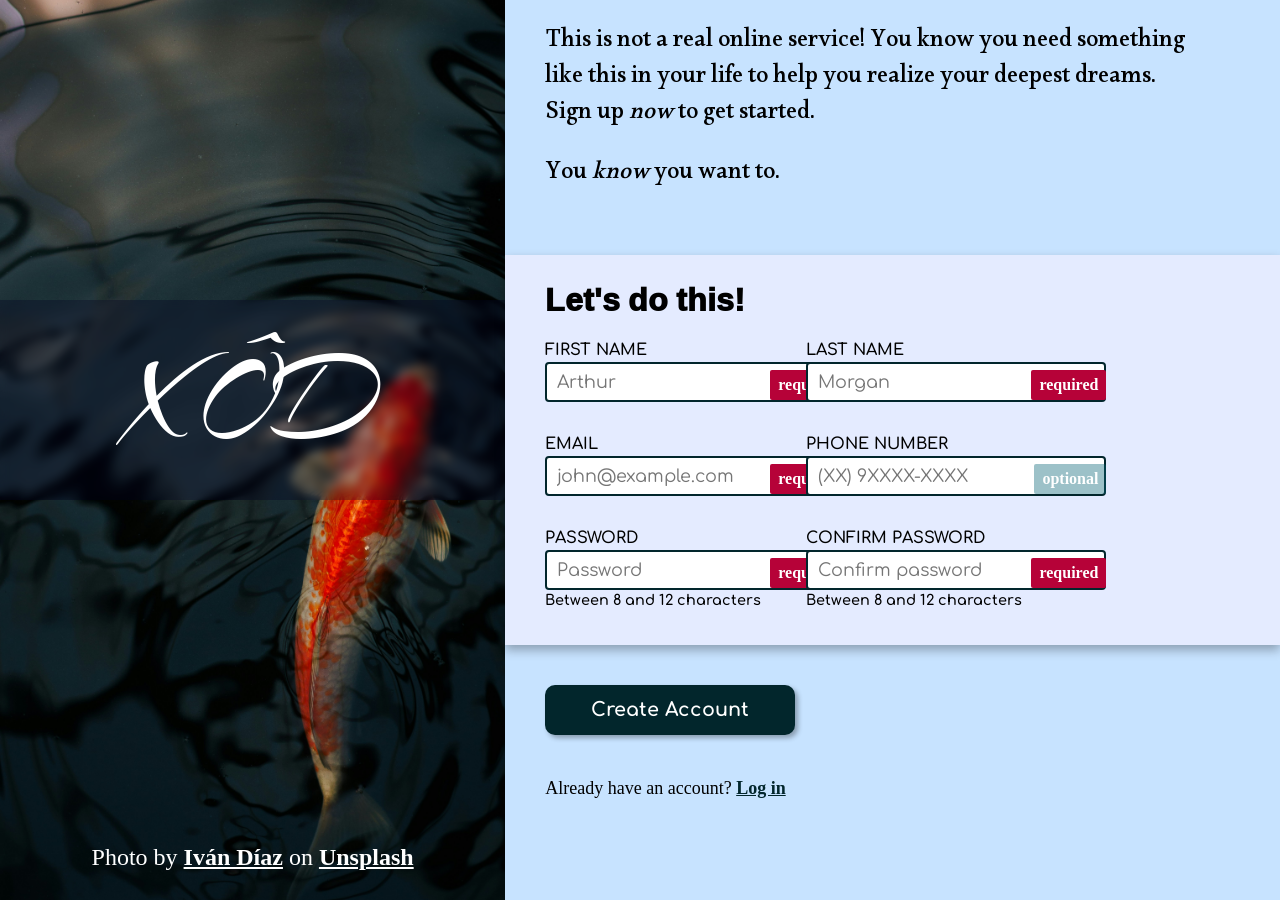
<file: index.html>
<!DOCTYPE html>
<html lang="en">

<head>
    <meta charset="UTF-8">
    <meta name="viewport" content="width=device-width, initial-scale=1.0">
    <title>Sign-up form</title>
    <link rel="stylesheet" media="screen" href="https://fontlibrary.org//face/pathway-extreme" type="text/css" />
    <link rel="stylesheet" href="style.css">
</head>

<body>
    <div class="container">
        <div class="left-section">
            <div class="logo-section">XÔD</div>

            <span class="photo-credits">
                Photo by <a
                    href="https://unsplash.com/@ivvndiaz?utm_source=unsplash&utm_medium=referral&utm_content=creditCopyText">Iván
                    Díaz</a> on <a
                    href="https://unsplash.com/photos/koi-fish-swimming-in-dark-water-8e8t4hCUKpM?utm_source=unsplash&utm_medium=referral&utm_content=creditCopyText">Unsplash</a>
            </span>
        </div>
        <div class="right-section">
            <div class="about-form">
                <p>This is not a real online service! You know you need something like this in your life to help you
                    realize your deepest dreams.
                </p>
                <p>
                    Sign up <span class="italic">now</span> to get started.
                </p>

                <p class="slogan-phrase">You <em>know</em> you want to.</p>
            </div>
            <div class="form-container">
                <form id="sign-up-form">
                    <h1>Let's do this!</h1>

                    <div class="form-row">
                        <label for="first-name">FIRST NAME<span></span></label>
                        <input type="text" name="first-name" id="first-name" placeholder="Arthur" pattern="[^-\s]" required/>
                        <span></span>
                    </div>

                    <div class="form-row">
                        <label for="last-name">LAST NAME<span></span></label>
                        <input type="text" name="last-name" id="last-name" placeholder="Morgan" required/>
                        <span></span>
                    </div>

                    <div class="form-row">
                        <label for="email">EMAIL<span></span></label>
                        <input type="email" name="email" id="email" placeholder="john@example.com" required/>
                        <span></span>
                    </div>

                    <div class="form-row">
                        <label for="phone_number">PHONE NUMBER<span></span></label>
                        <input type="text" id="phone_number" name="phone_number" inputmode="numeric" placeholder="(XX) 9XXXX-XXXX" />
                        <span></span>
                    </div>

                    <div class="form-row">
                        <label for="pwd">PASSWORD<span></span></label>
                        <input type="password" name="pwd" id="pwd" placeholder="Password" pattern=".{8,12}" required />
                        <span></span>
                    </div>

                    <div class="form-row">
                        <label for="confirm-pwd">CONFIRM PASSWORD<span></span></label>
                        <input type="password" name="confirm-pwd" placeholder="Confirm password" pattern=".{8,12}" id="confirm-pwd" required />
                        <span></span>
                    </div>
                </form>
            </div>
            <div class="action-section">
                <button class="btn-submit" type="submit" form="sign-up-form">
                    Create Account
                </button>

                <p class="log-in-callout">
                    Already have an account? <a class="log-in" href="#">Log in</a>
                </p>
            </div>
        </div>
    </div>
</body>

</html>
</file>
<file: style.css>
@import url(https://fonts.bunny.net/css?family=arizonia:400);
@import url('https://fonts.googleapis.com/css2?family=Ruwudu:wght@400;500;600;700&display=swap');
@import url('https://fonts.googleapis.com/css2?family=Comfortaa:wght@300..700&display=swap');
@import url('https://fonts.googleapis.com/css2?family=Comfortaa:wght@300..700&family=Ramabhadra&display=swap');


/*
  Josh's Custom CSS Reset
  https://www.joshwcomeau.com/css/custom-css-reset/
*/

*,
*::before,
*::after {
    box-sizing: border-box;
}

*:not(dialog) {
    margin: 0;
}

@media (prefers-reduced-motion: no-preference) {
    html {
        interpolate-size: allow-keywords;
    }
}

body {
    line-height: 1.5;
    -webkit-font-smoothing: antialiased;
}

img,
picture,
video,
canvas,
svg {
    display: block;
    max-width: 100%;
}

input,
button,
textarea,
select {
    font: inherit;
}

p,
h1,
h2,
h3,
h4,
h5,
h6 {
    overflow-wrap: break-word;
}

p {
    text-wrap: pretty;
}

h1,
h2,
h3,
h4,
h5,
h6 {
    text-wrap: balance;
}

#root,
#__next {
    isolation: isolate;
}

/* MY CODE */

:root {
    --primary-color: rgb(2, 38, 44);
    --secondary-color: rgb(8, 101, 117);
    --accent-color: rgb(31, 117, 216);

    --soft-shadow: 3px 3px 5px rgba(0, 0, 0, 0.8);
    --medium-shadow: 4px 4px 10px rgba(0, 0, 0, 0.9);

    --alert-color: rgb(182, 2, 56);
    --success-color: rgb(6, 121, 86);
}

.container {
    display: flex;
    min-height: 100vh;
    align-content: space-between;
}

.left-section {
    flex: 1.5;
    display: flex;
    flex-direction: column;
    justify-content: space-between;
    align-items: center;

    background-image: url(background-hero.jpg);
    background-repeat: no-repeat;
    background-size: 160%;
    background-position: 10% 10%;
}

.logo-section {
    display: flex;
    justify-content: center;
    align-items: center;

    width: 100%;
    height: 200px;
    margin-top: 300px;

    font-size: 120px;
    font-family: 'Arizonia', display;
    color: white;
    background-color: #01022250;

    backdrop-filter: blur(5px);
}

.photo-credits {
    margin-bottom: 25px;

    font-size: 24px;
    color: white;

}

a {
    color: inherit;
    font-weight: bold;
}

.right-section {
    display: flex;
    flex-direction: column;
    justify-content: center;
    flex: 2.3;
}

.right-section>* {
    padding-left: 40px;
}

.about-form,
.action-section {
    flex: 1.3;
    background-color: #c7e3ff;
}

.about-form {
    display: flex;
    flex-direction: column;
    justify-content: end;

    font-family: "Ruwudu", serif;
    font-weight: 500;
    font-size: 24px;
}

.about-form>p {
    width: 50ch;
}

.slogan-phrase {
    margin-top: 1em;
    padding-bottom: 60px;
}

.italic {
    font-style: italic;
}

.form-container {
    padding-top: 20px;
    display: flex;
    width: 100%;

    background-color: #e4ebff;

    flex-wrap: wrap;
    flex: 1;
    z-index: 1;
    box-shadow: 0px 5px 10px rgba(0, 0, 0, 0.3);
}

#sign-up-form {
    width: 100%;
    padding-bottom: 40px;
}

form>h1 {
    font-family: "Ramabhadra", sans-serif;
    font-weight: 600;
}

.form-row {
    position: relative;
    display: inline-block;
    width: 35%;
    margin-bottom: 15px;
}

.form-row>span {
    width: 350px;
    position: absolute;
    left: 0;
}

label,
input {
    font-family: "Comfortaa", sans-serif;

}

.form-row>label {
    display: inline-block;
    width: 200px;
    margin-top: 15px;

    font-weight: 600;

}

.form-row>input {
    width: 300px;
    height: 40px;

    padding-left: 10px;


    border: 2px solid var(--primary-color);
    border-radius: 4px;

    font-size: 1.1em;
}

.btn-submit {
    cursor: pointer;

    height: 50px;
    width: 250px;
    border: none;
    border-radius: 10px;

    box-shadow: 3px 3px 5px #00000050;

    margin-top: 40px;
    margin-bottom: 40px;

    font-family: 'Comfortaa', sans-serif;
    font-size: 1.2em;
    font-weight: bold;

    color: white;
    background-color: var(--primary-color);
}

.btn-submit:hover,
.btn-submit:focus {
    background-color: var(--secondary-color);

    box-shadow: var(--medium-shadow);
    transform: scale(1.03);
}

.log-in {
    color: var(--primary-color);
}

.log-in-callout {
    font-size: 18px;
}


/* INPUT VALIDATION */

input+span::before {
    padding: 3px 8px;
    border-radius: 2px;

    position: absolute;
    top: -32px;
    right: 50px;

    font-weight: bold;
    color: white;
}

input:required+span::before {
    background-color: var(--alert-color);
    content: 'required';
}

input:not(:required)+span::before {
    background-color: var(--secondary-color);
    opacity: 0.4;
    content: 'optional';
}

label:has(+ input[type='password'])>span:before {
    content: "Between 8 and 12 characters";
}

input+span:after {
    font-size: 30px;

    position: absolute;
    right: 20px;
    top: -3px;
}

input:user-valid+span::after {
    content: '\2714';

    color: var(--success-color)
}

input:user-invalid+span::after {
    content: "\2715";

    color: var(--alert-color)
}

input:user-invalid {
    border: 2px solid var(--alert-color);
}

input:user-valid {
    border: 2px solid var(--success-color);
}

label:has(+ input)>span:before {
    /* Select spans that are used to input filling feedback */
    position: absolute;
    bottom: -22px;
    left: 0;

    font-size: 0.9em;
}

label:has(+ input:required:user-invalid:placeholder-shown)>span:before {
    content: 'This field is required.';

    color: var(--alert-color)
}

label:has(+ input[type='email']:not(:placeholder-shown):user-invalid)>span:before {
    content: 'Please insert a valid e-mail.';

    color: var(--alert-color)
}

label:has(+ input[type='password']:user-invalid:not(:placeholder-shown))>span:before {
    color: var(--alert-color)
}

label:has(+ input[type='password']:user-valid:not(:placeholder-shown))>span:before {
    color: var(--success-color)
}

input:focus {
    outline: none;
    box-shadow: var(--soft-shadow);
    border: 2px solid var(--accent-color);
}
</file>
